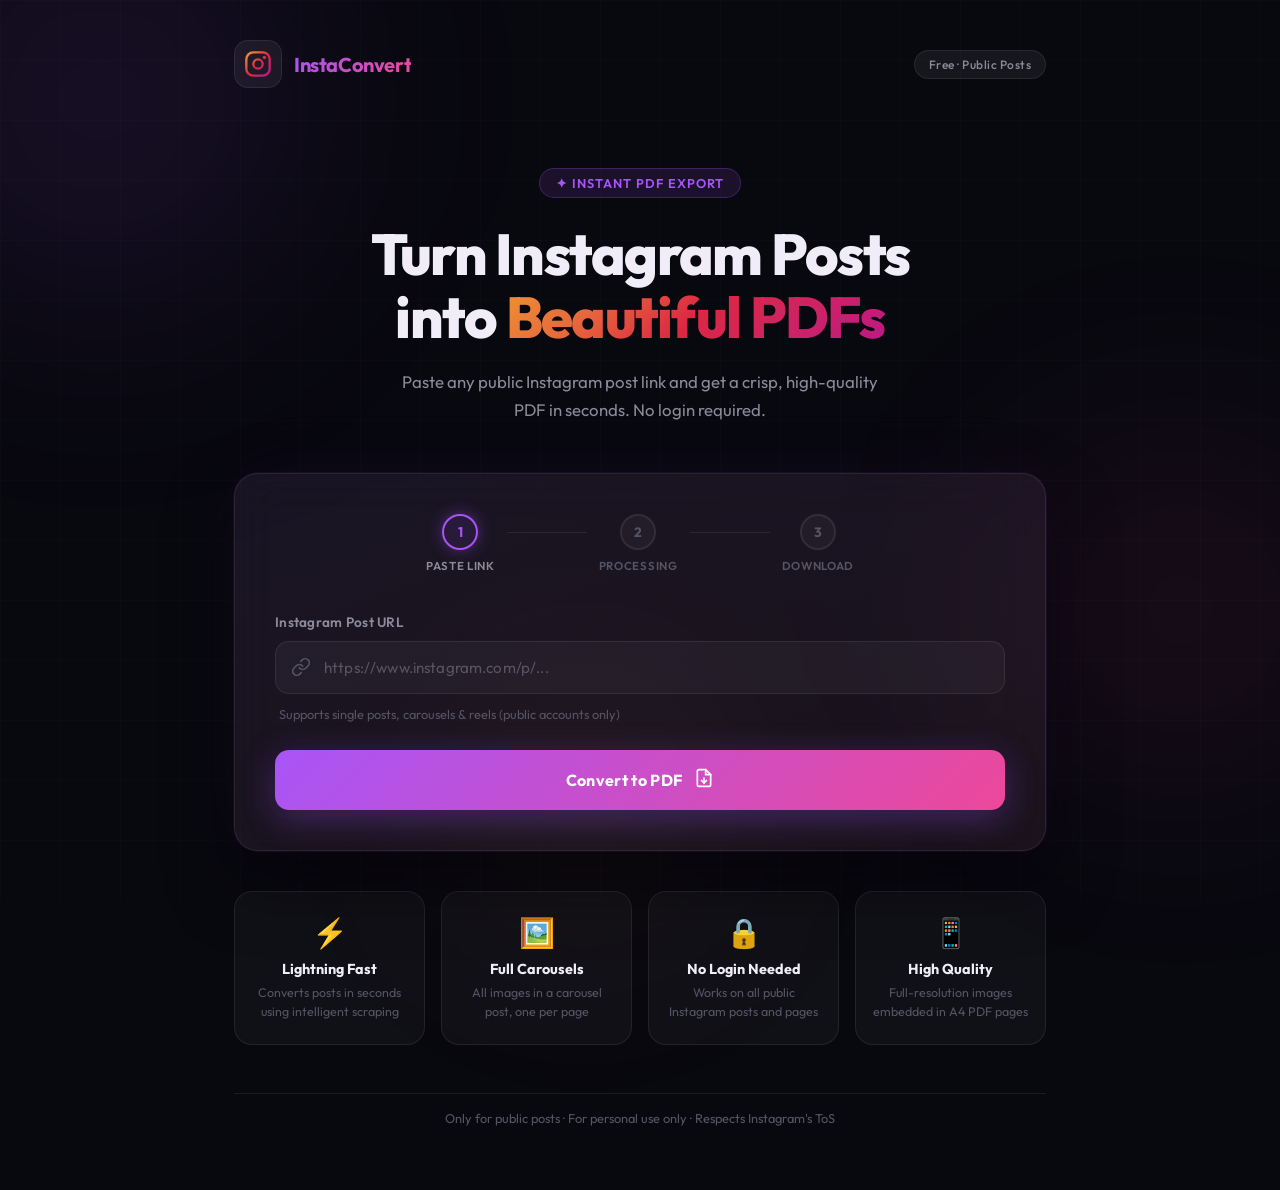
<file: templates/index.html>
<!DOCTYPE html>
<html lang="en">
<head>
  <meta charset="UTF-8" />
  <meta name="viewport" content="width=device-width, initial-scale=1.0" />
  <title>Instagram → PDF Converter</title>
  <meta name="description" content="Convert any public Instagram post to a beautifully formatted PDF with one click. Paste the post link and download your PDF instantly." />
  <link rel="preconnect" href="https://fonts.googleapis.com" />
  <link rel="preconnect" href="https://fonts.gstatic.com" crossorigin />
  <link href="https://fonts.googleapis.com/css2?family=Outfit:wght@300;400;500;600;700;800&display=swap" rel="stylesheet" />
  <link rel="stylesheet" href="/static/style.css" />
</head>
<body>

  <!-- Animated gradient orbs -->
  <div class="bg-orb orb-1"></div>
  <div class="bg-orb orb-2"></div>
  <div class="bg-orb orb-3"></div>

  <!-- Grid overlay -->
  <div class="grid-overlay"></div>

  <main class="container">

    <!-- ── Header ── -->
    <header class="header">
      <div class="logo">
        <div class="logo-icon">
          <svg viewBox="0 0 24 24" fill="none" xmlns="http://www.w3.org/2000/svg" width="28" height="28">
            <rect x="2" y="2" width="20" height="20" rx="6" stroke="url(#grad1)" stroke-width="2"/>
            <circle cx="12" cy="12" r="4" stroke="url(#grad1)" stroke-width="2"/>
            <circle cx="17.5" cy="6.5" r="1.5" fill="url(#grad1)"/>
            <defs>
              <linearGradient id="grad1" x1="2" y1="2" x2="22" y2="22" gradientUnits="userSpaceOnUse">
                <stop stop-color="#f09433"/>
                <stop offset="0.25" stop-color="#e6683c"/>
                <stop offset="0.5" stop-color="#dc2743"/>
                <stop offset="0.75" stop-color="#cc2366"/>
                <stop offset="1" stop-color="#bc1888"/>
              </linearGradient>
            </defs>
          </svg>
        </div>
        <span class="logo-text">InstaConvert</span>
      </div>
      <div class="badge">Free · Public Posts</div>
    </header>

    <!-- ── Hero ── -->
    <section class="hero">
      <div class="hero-tag">✦ Instant PDF Export</div>
      <h1 class="hero-title">
        Turn Instagram Posts<br />
        into <span class="gradient-text">Beautiful PDFs</span>
      </h1>
      <p class="hero-subtitle">
        Paste any public Instagram post link and get a crisp, high-quality PDF in seconds.
        No login required.
      </p>
    </section>

    <!-- ── Card ── -->
    <div class="card" id="converter-card">

      <!-- Step indicator -->
      <div class="steps">
        <div class="step active" id="step-1">
          <div class="step-dot"><span>1</span></div>
          <div class="step-label">Paste Link</div>
        </div>
        <div class="step-line"></div>
        <div class="step" id="step-2">
          <div class="step-dot"><span>2</span></div>
          <div class="step-label">Processing</div>
        </div>
        <div class="step-line"></div>
        <div class="step" id="step-3">
          <div class="step-dot"><span>3</span></div>
          <div class="step-label">Download</div>
        </div>
      </div>

      <!-- Input area -->
      <div class="input-section" id="input-section">
        <label class="input-label" for="post-url">Instagram Post URL</label>
        <div class="input-wrapper">
          <div class="input-icon">
            <svg width="20" height="20" viewBox="0 0 24 24" fill="none">
              <path d="M10 13a5 5 0 0 0 7.54.54l3-3a5 5 0 0 0-7.07-7.07l-1.72 1.71" stroke="currentColor" stroke-width="2" stroke-linecap="round"/>
              <path d="M14 11a5 5 0 0 0-7.54-.54l-3 3a5 5 0 0 0 7.07 7.07l1.71-1.71" stroke="currentColor" stroke-width="2" stroke-linecap="round"/>
            </svg>
          </div>
          <input
            type="url"
            id="post-url"
            name="post-url"
            class="url-input"
            placeholder="https://www.instagram.com/p/..."
            autocomplete="off"
            spellcheck="false"
          />
          <button class="clear-btn" id="clear-btn" title="Clear">
            <svg width="16" height="16" viewBox="0 0 24 24" fill="none">
              <path d="M18 6L6 18M6 6l12 12" stroke="currentColor" stroke-width="2" stroke-linecap="round"/>
            </svg>
          </button>
        </div>

        <div class="hint">
          Supports single posts, carousels &amp; reels (public accounts only)
        </div>

        <button class="convert-btn" id="convert-btn">
          <span class="btn-text">Convert to PDF</span>
          <div class="btn-icon">
            <svg width="20" height="20" viewBox="0 0 24 24" fill="none">
              <path d="M14 2H6a2 2 0 0 0-2 2v16a2 2 0 0 0 2 2h12a2 2 0 0 0 2-2V8z" stroke="currentColor" stroke-width="2" stroke-linecap="round"/>
              <polyline points="14 2 14 8 20 8" stroke="currentColor" stroke-width="2" stroke-linecap="round"/>
              <line x1="12" y1="18" x2="12" y2="12" stroke="currentColor" stroke-width="2" stroke-linecap="round"/>
              <polyline points="9 15 12 18 15 15" stroke="currentColor" stroke-width="2" stroke-linecap="round"/>
            </svg>
          </div>
          <div class="btn-shimmer"></div>
        </button>
      </div>

      <!-- Loading state -->
      <div class="loading-section hidden" id="loading-section">
        <div class="loader-ring">
          <svg class="spinner" viewBox="0 0 50 50">
            <circle class="spinner-track" cx="25" cy="25" r="20" fill="none" stroke-width="4"/>
            <circle class="spinner-head" cx="25" cy="25" r="20" fill="none" stroke-width="4"/>
          </svg>
        </div>
        <p class="loading-title">Converting your post…</p>
        <div class="loading-steps-list">
          <div class="load-step" id="ls-1">
            <span class="ls-icon">⬇</span> Fetching post images
          </div>
          <div class="load-step" id="ls-2">
            <span class="ls-icon">🖼</span> Processing images
          </div>
          <div class="load-step" id="ls-3">
            <span class="ls-icon">📄</span> Generating PDF
          </div>
        </div>
      </div>

      <!-- Success state -->
      <div class="success-section hidden" id="success-section">
        <div class="success-icon">
          <svg width="48" height="48" viewBox="0 0 24 24" fill="none">
            <circle cx="12" cy="12" r="10" stroke="url(#sg)" stroke-width="2"/>
            <polyline points="9 12 11 14 15 10" stroke="url(#sg)" stroke-width="2" stroke-linecap="round" stroke-linejoin="round"/>
            <defs>
              <linearGradient id="sg" x1="2" y1="2" x2="22" y2="22">
                <stop stop-color="#a78bfa"/>
                <stop offset="1" stop-color="#ec4899"/>
              </linearGradient>
            </defs>
          </svg>
        </div>
        <h2 class="success-title">PDF Ready!</h2>
        <p class="success-subtitle">Your Instagram post has been converted successfully.</p>
        <a class="download-btn" id="download-btn" href="#" download>
          <svg width="20" height="20" viewBox="0 0 24 24" fill="none">
            <path d="M21 15v4a2 2 0 0 1-2 2H5a2 2 0 0 1-2-2v-4" stroke="currentColor" stroke-width="2" stroke-linecap="round"/>
            <polyline points="7 10 12 15 17 10" stroke="currentColor" stroke-width="2" stroke-linecap="round"/>
            <line x1="12" y1="15" x2="12" y2="3" stroke="currentColor" stroke-width="2" stroke-linecap="round"/>
          </svg>
          Download PDF
        </a>
        <button class="reset-btn" id="reset-btn">Convert another post</button>
      </div>

      <!-- Error state -->
      <div class="error-section hidden" id="error-section">
        <div class="error-icon">⚠️</div>
        <h2 class="error-title">Conversion Failed</h2>
        <p class="error-message" id="error-message">Something went wrong.</p>
        <button class="reset-btn" id="retry-btn">Try Again</button>
      </div>

    </div>

    <!-- ── Features ── -->
    <section class="features">
      <div class="feature-card">
        <div class="feature-icon">⚡</div>
        <h3>Lightning Fast</h3>
        <p>Converts posts in seconds using intelligent scraping</p>
      </div>
      <div class="feature-card">
        <div class="feature-icon">🖼️</div>
        <h3>Full Carousels</h3>
        <p>All images in a carousel post, one per page</p>
      </div>
      <div class="feature-card">
        <div class="feature-icon">🔒</div>
        <h3>No Login Needed</h3>
        <p>Works on all public Instagram posts and pages</p>
      </div>
      <div class="feature-card">
        <div class="feature-icon">📱</div>
        <h3>High Quality</h3>
        <p>Full-resolution images embedded in A4 PDF pages</p>
      </div>
    </section>

    <footer class="footer">
      <p>Only for public posts · For personal use only · Respects Instagram's ToS</p>
    </footer>

  </main>

  <script src="/static/script.js"></script>
</body>
</html>
</file>
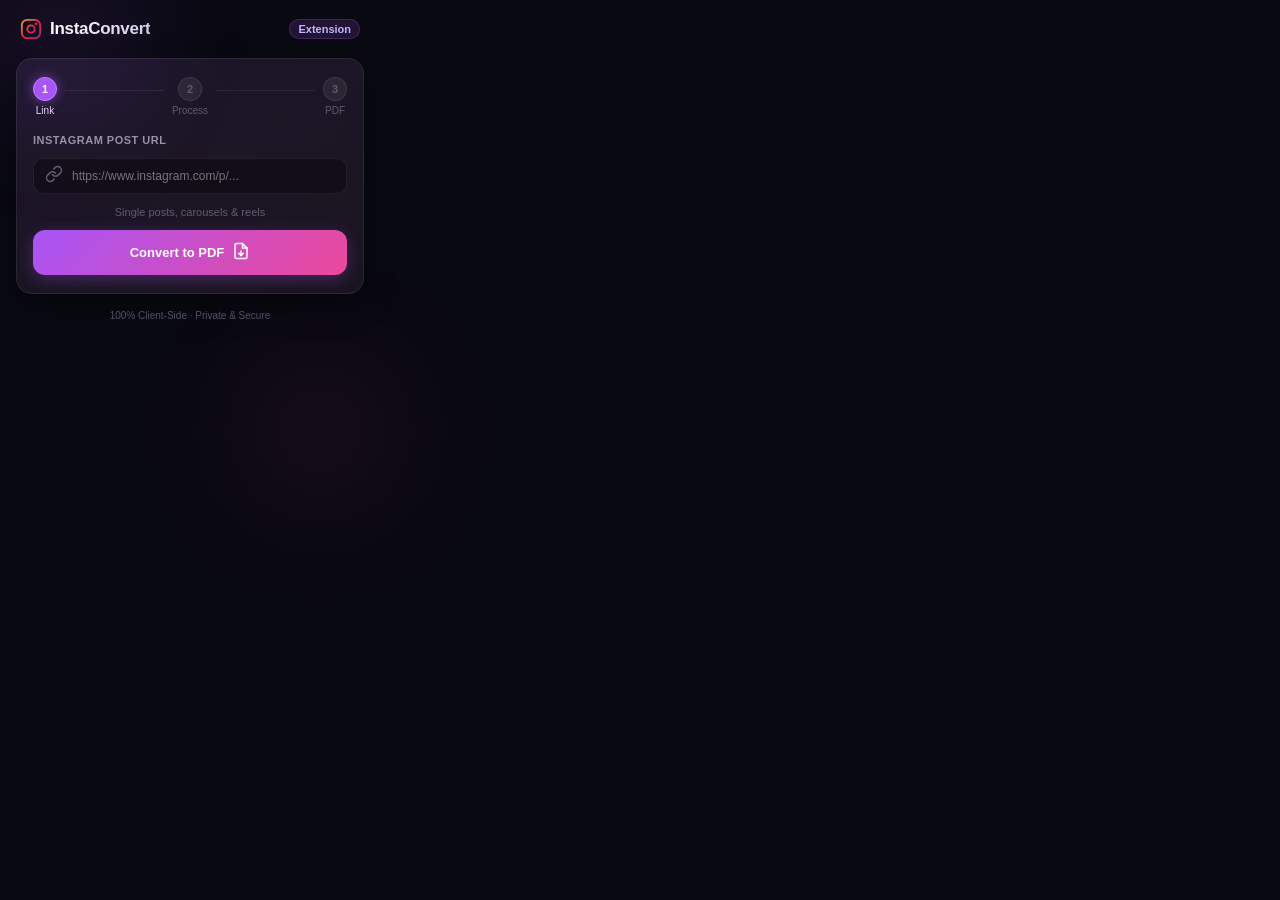
<file: extension/popup/popup.html>
<!DOCTYPE html>
<html lang="en">
<head>
  <meta charset="UTF-8" />
  <meta name="viewport" content="width=device-width, initial-scale=1.0" />
  <title>InstaConvert</title>
  <link rel="stylesheet" href="popup.css" />
</head>
<body>
  <!-- Ambient glow background -->
  <div class="bg-orb orb-1"></div>
  <div class="bg-orb orb-2"></div>

  <main class="container">
    <!-- Header -->
    <header class="header">
      <div class="logo">
        <div class="logo-icon">
          <svg viewBox="0 0 24 24" fill="none" width="22" height="22">
            <rect x="2" y="2" width="20" height="20" rx="6" stroke="url(#grad1)" stroke-width="2"/>
            <circle cx="12" cy="12" r="4" stroke="url(#grad1)" stroke-width="2"/>
            <circle cx="17.5" cy="6.5" r="1.5" fill="url(#grad1)"/>
            <defs>
              <linearGradient id="grad1" x1="2" y1="2" x2="22" y2="22" gradientUnits="userSpaceOnUse">
                <stop stop-color="#f09433"/>
                <stop offset="0.25" stop-color="#e6683c"/>
                <stop offset="0.5" stop-color="#dc2743"/>
                <stop offset="0.75" stop-color="#cc2366"/>
                <stop offset="1" stop-color="#bc1888"/>
              </linearGradient>
            </defs>
          </svg>
        </div>
        <span class="logo-text">InstaConvert</span>
      </div>
      <div class="badge" id="tab-status-badge">Extension</div>
    </header>

    <!-- Detected Tab Alert (if on Instagram post) -->
    <div class="detected-banner hidden" id="detected-banner">
      <div class="detected-info">
        <span class="detected-icon">🎯</span>
        <span class="detected-text">Active post detected!</span>
      </div>
      <button class="detected-btn" id="use-detected-btn">Use Active</button>
    </div>

    <!-- Main Card -->
    <div class="card">
      <!-- Steps -->
      <div class="steps">
        <div class="step active" id="step-1">
          <div class="step-dot"><span>1</span></div>
          <div class="step-label">Link</div>
        </div>
        <div class="step-line"></div>
        <div class="step" id="step-2">
          <div class="step-dot"><span>2</span></div>
          <div class="step-label">Process</div>
        </div>
        <div class="step-line"></div>
        <div class="step" id="step-3">
          <div class="step-dot"><span>3</span></div>
          <div class="step-label">PDF</div>
        </div>
      </div>

      <!-- Input View -->
      <div class="section-view" id="input-section">
        <label class="input-label" for="post-url">Instagram Post URL</label>
        <div class="input-wrapper">
          <div class="input-icon">
            <svg width="18" height="18" viewBox="0 0 24 24" fill="none">
              <path d="M10 13a5 5 0 0 0 7.54.54l3-3a5 5 0 0 0-7.07-7.07l-1.72 1.71" stroke="currentColor" stroke-width="2" stroke-linecap="round"/>
              <path d="M14 11a5 5 0 0 0-7.54-.54l-3 3a5 5 0 0 0 7.07 7.07l1.71-1.71" stroke="currentColor" stroke-width="2" stroke-linecap="round"/>
            </svg>
          </div>
          <input
            type="url"
            id="post-url"
            class="url-input"
            placeholder="https://www.instagram.com/p/..."
            autocomplete="off"
            spellcheck="false"
          />
          <button class="clear-btn" id="clear-btn" title="Clear">
            <svg width="14" height="14" viewBox="0 0 24 24" fill="none">
              <path d="M18 6L6 18M6 6l12 12" stroke="currentColor" stroke-width="2" stroke-linecap="round"/>
            </svg>
          </button>
        </div>

        <div class="hint">Single posts, carousels &amp; reels</div>

        <button class="convert-btn" id="convert-btn">
          <span class="btn-text">Convert to PDF</span>
          <div class="btn-icon">
            <svg width="18" height="18" viewBox="0 0 24 24" fill="none">
              <path d="M14 2H6a2 2 0 0 0-2 2v16a2 2 0 0 0 2 2h12a2 2 0 0 0 2-2V8z" stroke="currentColor" stroke-width="2" stroke-linecap="round"/>
              <polyline points="14 2 14 8 20 8" stroke="currentColor" stroke-width="2" stroke-linecap="round"/>
              <line x1="12" y1="18" x2="12" y2="12" stroke="currentColor" stroke-width="2" stroke-linecap="round"/>
              <polyline points="9 15 12 18 15 15" stroke="currentColor" stroke-width="2" stroke-linecap="round"/>
            </svg>
          </div>
          <div class="btn-shimmer"></div>
        </button>
      </div>

      <!-- Loading View -->
      <div class="section-view hidden" id="loading-section">
        <div class="spinner-box">
          <svg class="spinner" viewBox="0 0 50 50">
            <circle class="spinner-track" cx="25" cy="25" r="20" fill="none" stroke-width="4"/>
            <circle class="spinner-head" cx="25" cy="25" r="20" fill="none" stroke-width="4"/>
          </svg>
        </div>
        <p class="loading-title" id="loading-title">Converting your post…</p>
        <div class="loading-steps-list">
          <div class="load-step" id="ls-1">
            <span class="ls-icon">⬇</span> Fetching post images
          </div>
          <div class="load-step" id="ls-2">
            <span class="ls-icon">🖼</span> Processing &amp; rendering
          </div>
          <div class="load-step" id="ls-3">
            <span class="ls-icon">📄</span> Generating PDF
          </div>
        </div>
      </div>

      <!-- Success View -->
      <div class="section-view hidden" id="success-section">
        <div class="success-icon">
          <svg width="44" height="44" viewBox="0 0 24 24" fill="none">
            <circle cx="12" cy="12" r="10" stroke="url(#sg)" stroke-width="2"/>
            <polyline points="9 12 11 14 15 10" stroke="url(#sg)" stroke-width="2" stroke-linecap="round" stroke-linejoin="round"/>
            <defs>
              <linearGradient id="sg" x1="2" y1="2" x2="22" y2="22">
                <stop stop-color="#a78bfa"/>
                <stop offset="1" stop-color="#ec4899"/>
              </linearGradient>
            </defs>
          </svg>
        </div>
        <h2 class="success-title">PDF Ready!</h2>
        <p class="success-subtitle" id="success-desc">Converted successfully.</p>
        <button class="download-btn" id="download-btn">
          <svg width="18" height="18" viewBox="0 0 24 24" fill="none">
            <path d="M21 15v4a2 2 0 0 1-2 2H5a2 2 0 0 1-2-2v-4" stroke="currentColor" stroke-width="2" stroke-linecap="round"/>
            <polyline points="7 10 12 15 17 10" stroke="currentColor" stroke-width="2" stroke-linecap="round"/>
            <line x1="12" y1="15" x2="12" y2="3" stroke="currentColor" stroke-width="2" stroke-linecap="round"/>
          </svg>
          Save to Downloads
        </button>
        <button class="reset-btn" id="reset-btn">Convert Another</button>
      </div>

      <!-- Error View -->
      <div class="section-view hidden" id="error-section">
        <div class="error-icon">⚠️</div>
        <h2 class="error-title">Conversion Failed</h2>
        <p class="error-message" id="error-message">Something went wrong.</p>
        <button class="reset-btn" id="retry-btn">Try Again</button>
      </div>
    </div>

    <!-- Footer -->
    <footer class="footer">
      <span>100% Client-Side · Private &amp; Secure</span>
    </footer>
  </main>

  <script src="../lib/jspdf.umd.min.js"></script>
  <script type="module" src="popup.js"></script>
</body>
</html>
</file>
<file: static/style.css>
/* ─────────────────────────────────────────────────────────────
   Instagram → PDF Converter — Premium Dark UI
   ───────────────────────────────────────────────────────────── */

/* ── Reset & Root ── */
*, *::before, *::after { box-sizing: border-box; margin: 0; padding: 0; }

:root {
  --bg:          #08080f;
  --surface:     rgba(255,255,255,0.035);
  --surface-2:   rgba(255,255,255,0.06);
  --border:      rgba(255,255,255,0.08);
  --border-glow: rgba(168,85,247,0.4);
  --text:        #f0edf8;
  --text-muted:  #8b8a9a;
  --text-dim:    #555465;

  --purple:  #a855f7;
  --pink:    #ec4899;
  --orange:  #f59e0b;
  --ig-grad: linear-gradient(135deg, #f09433, #e6683c, #dc2743, #cc2366, #bc1888);

  --accent-grad: linear-gradient(135deg, #a855f7, #ec4899);
  --card-grad:   linear-gradient(160deg, rgba(168,85,247,0.06), rgba(236,72,153,0.04));

  --radius-card: 24px;
  --radius-btn:  14px;
  --radius-input: 14px;

  --transition: 0.25s cubic-bezier(0.4, 0, 0.2, 1);
  --spring: 0.4s cubic-bezier(0.34, 1.56, 0.64, 1);
}

/* ── Body ── */
body {
  font-family: 'Outfit', sans-serif;
  background: var(--bg);
  color: var(--text);
  min-height: 100vh;
  overflow-x: hidden;
  position: relative;
}

/* ── Background Orbs ── */
.bg-orb {
  position: fixed;
  border-radius: 50%;
  filter: blur(100px);
  pointer-events: none;
  z-index: 0;
  animation: float 8s ease-in-out infinite;
}
.orb-1 {
  width: 600px; height: 600px;
  top: -200px; left: -200px;
  background: radial-gradient(circle, rgba(168,85,247,0.15), transparent 70%);
  animation-delay: 0s;
}
.orb-2 {
  width: 500px; height: 500px;
  top: 40%; right: -150px;
  background: radial-gradient(circle, rgba(236,72,153,0.12), transparent 70%);
  animation-delay: -3s;
}
.orb-3 {
  width: 400px; height: 400px;
  bottom: -100px; left: 30%;
  background: radial-gradient(circle, rgba(240,148,51,0.08), transparent 70%);
  animation-delay: -6s;
}
@keyframes float {
  0%, 100% { transform: translateY(0px) scale(1); }
  50%       { transform: translateY(-30px) scale(1.05); }
}

/* ── Grid Overlay ── */
.grid-overlay {
  position: fixed;
  inset: 0;
  background-image:
    linear-gradient(rgba(255,255,255,0.015) 1px, transparent 1px),
    linear-gradient(90deg, rgba(255,255,255,0.015) 1px, transparent 1px);
  background-size: 60px 60px;
  pointer-events: none;
  z-index: 0;
}

/* ── Container ── */
.container {
  position: relative;
  z-index: 1;
  max-width: 860px;
  margin: 0 auto;
  padding: 2rem 1.5rem 4rem;
}

/* ── Header ── */
.header {
  display: flex;
  align-items: center;
  justify-content: space-between;
  margin-bottom: 5rem;
  padding-top: 0.5rem;
}
.logo {
  display: flex;
  align-items: center;
  gap: 12px;
}
.logo-icon {
  display: flex;
  align-items: center;
  justify-content: center;
  width: 48px; height: 48px;
  background: var(--surface-2);
  border: 1px solid var(--border);
  border-radius: 14px;
  backdrop-filter: blur(12px);
  transition: var(--transition);
}
.logo-icon:hover { border-color: rgba(168,85,247,0.5); }
.logo-text {
  font-size: 1.25rem;
  font-weight: 700;
  background: var(--accent-grad);
  -webkit-background-clip: text;
  -webkit-text-fill-color: transparent;
  background-clip: text;
  letter-spacing: -0.02em;
}
.badge {
  font-size: 0.75rem;
  font-weight: 500;
  color: var(--text-muted);
  background: var(--surface-2);
  border: 1px solid var(--border);
  border-radius: 999px;
  padding: 6px 14px;
  letter-spacing: 0.04em;
}

/* ── Hero ── */
.hero { text-align: center; margin-bottom: 3rem; }
.hero-tag {
  display: inline-block;
  font-size: 0.8rem;
  font-weight: 600;
  letter-spacing: 0.08em;
  text-transform: uppercase;
  color: var(--purple);
  background: rgba(168,85,247,0.12);
  border: 1px solid rgba(168,85,247,0.25);
  border-radius: 999px;
  padding: 6px 16px;
  margin-bottom: 1.5rem;
}
.hero-title {
  font-size: clamp(2.2rem, 6vw, 3.6rem);
  font-weight: 800;
  line-height: 1.1;
  letter-spacing: -0.03em;
  margin-bottom: 1.2rem;
  color: var(--text);
}
.gradient-text {
  background: var(--ig-grad);
  -webkit-background-clip: text;
  -webkit-text-fill-color: transparent;
  background-clip: text;
}
.hero-subtitle {
  font-size: 1.05rem;
  color: var(--text-muted);
  max-width: 480px;
  margin: 0 auto;
  line-height: 1.7;
}

/* ── Card ── */
.card {
  background: var(--card-grad), var(--surface);
  border: 1px solid var(--border);
  border-radius: var(--radius-card);
  padding: 2.5rem;
  backdrop-filter: blur(24px);
  -webkit-backdrop-filter: blur(24px);
  box-shadow:
    0 0 0 1px rgba(168,85,247,0.08),
    0 32px 64px rgba(0,0,0,0.5),
    0 0 80px rgba(168,85,247,0.06);
  margin-bottom: 2.5rem;
  transition: box-shadow var(--transition);
}
.card:hover {
  box-shadow:
    0 0 0 1px rgba(168,85,247,0.15),
    0 32px 64px rgba(0,0,0,0.6),
    0 0 120px rgba(168,85,247,0.1);
}

/* ── Steps ── */
.steps {
  display: flex;
  align-items: center;
  justify-content: center;
  gap: 0;
  margin-bottom: 2.5rem;
}
.step {
  display: flex;
  flex-direction: column;
  align-items: center;
  gap: 8px;
}
.step-dot {
  width: 36px; height: 36px;
  border-radius: 50%;
  border: 2px solid var(--border);
  display: flex; align-items: center; justify-content: center;
  font-size: 0.85rem;
  font-weight: 700;
  color: var(--text-dim);
  transition: all var(--transition);
  background: var(--surface);
}
.step.active .step-dot {
  border-color: var(--purple);
  color: var(--purple);
  box-shadow: 0 0 16px rgba(168,85,247,0.4);
  background: rgba(168,85,247,0.1);
}
.step.done .step-dot {
  border-color: var(--pink);
  background: var(--accent-grad);
  color: #fff;
  box-shadow: 0 0 16px rgba(236,72,153,0.4);
}
.step-label {
  font-size: 0.72rem;
  font-weight: 600;
  letter-spacing: 0.06em;
  text-transform: uppercase;
  color: var(--text-dim);
  transition: color var(--transition);
}
.step.active .step-label { color: var(--text-muted); }
.step.done .step-label   { color: var(--text-muted); }
.step-line {
  flex: 1;
  height: 1px;
  background: linear-gradient(90deg, var(--border), var(--border));
  margin: 0 12px;
  margin-bottom: 22px;
  max-width: 80px;
}

/* ── Input Section ── */
.input-section { display: flex; flex-direction: column; gap: 0; }
.input-label {
  font-size: 0.85rem;
  font-weight: 600;
  color: var(--text-muted);
  margin-bottom: 0.6rem;
  letter-spacing: 0.02em;
}
.input-wrapper {
  position: relative;
  display: flex;
  align-items: center;
  margin-bottom: 0.75rem;
}
.input-icon {
  position: absolute;
  left: 16px;
  color: var(--text-dim);
  display: flex;
  align-items: center;
  pointer-events: none;
  transition: color var(--transition);
}
.url-input {
  width: 100%;
  background: rgba(255,255,255,0.04);
  border: 1.5px solid var(--border);
  border-radius: var(--radius-input);
  padding: 16px 48px 16px 48px;
  font-family: 'Outfit', monospace;
  font-size: 0.95rem;
  color: var(--text);
  outline: none;
  transition: all var(--transition);
  letter-spacing: 0.01em;
}
.url-input::placeholder { color: var(--text-dim); }
.url-input:focus {
  border-color: var(--purple);
  background: rgba(168,85,247,0.05);
  box-shadow: 0 0 0 3px rgba(168,85,247,0.15), 0 0 24px rgba(168,85,247,0.08);
}
.url-input:focus ~ .input-icon,
.input-wrapper:focus-within .input-icon { color: var(--purple); }

.clear-btn {
  position: absolute;
  right: 14px;
  background: none;
  border: none;
  cursor: pointer;
  color: var(--text-dim);
  display: flex; align-items: center;
  padding: 4px;
  border-radius: 6px;
  transition: all var(--transition);
  opacity: 0;
  pointer-events: none;
}
.clear-btn.visible { opacity: 1; pointer-events: all; }
.clear-btn:hover { color: var(--text); background: var(--surface-2); }

.hint {
  font-size: 0.8rem;
  color: var(--text-dim);
  margin-bottom: 1.75rem;
  padding-left: 4px;
}

/* ── Convert Button ── */
.convert-btn {
  position: relative;
  display: flex;
  align-items: center;
  justify-content: center;
  gap: 12px;
  width: 100%;
  padding: 18px 32px;
  background: var(--accent-grad);
  border: none;
  border-radius: var(--radius-btn);
  color: #fff;
  font-family: 'Outfit', sans-serif;
  font-size: 1rem;
  font-weight: 700;
  letter-spacing: 0.02em;
  cursor: pointer;
  overflow: hidden;
  transition: all var(--transition);
  box-shadow: 0 8px 32px rgba(168,85,247,0.35), 0 2px 8px rgba(0,0,0,0.4);
}
.convert-btn:hover {
  transform: translateY(-2px);
  box-shadow: 0 16px 48px rgba(168,85,247,0.5), 0 4px 12px rgba(0,0,0,0.5);
}
.convert-btn:active { transform: translateY(0); }
.convert-btn:disabled {
  opacity: 0.5;
  cursor: not-allowed;
  transform: none;
}

.btn-shimmer {
  position: absolute;
  inset: 0;
  background: linear-gradient(105deg, transparent 40%, rgba(255,255,255,0.15) 50%, transparent 60%);
  transform: translateX(-100%);
  animation: shimmer 2.5s ease-in-out infinite;
}
@keyframes shimmer {
  0%   { transform: translateX(-100%); }
  100% { transform: translateX(200%); }
}

/* ── Loading Section ── */
.loading-section {
  display: flex;
  flex-direction: column;
  align-items: center;
  gap: 1.5rem;
  padding: 1.5rem 0;
}
.loader-ring {
  position: relative;
  width: 80px; height: 80px;
}
.spinner {
  width: 80px; height: 80px;
  animation: rotate 1.5s linear infinite;
}
@keyframes rotate { to { transform: rotate(360deg); } }
.spinner-track {
  stroke: rgba(255,255,255,0.08);
  stroke-dasharray: 125;
}
.spinner-head {
  stroke: url(#spinnerGrad);
  stroke-dasharray: 125;
  stroke-dashoffset: 94;
  stroke-linecap: round;
}

/* Inject SVG gradient for spinner */
.loading-section::before {
  content: '';
  display: block;
  position: absolute;
  width: 0; height: 0;
}

.loading-title {
  font-size: 1.1rem;
  font-weight: 600;
  color: var(--text);
}
.loading-steps-list {
  display: flex;
  flex-direction: column;
  gap: 10px;
  width: 100%;
  max-width: 280px;
}
.load-step {
  display: flex;
  align-items: center;
  gap: 10px;
  font-size: 0.9rem;
  color: var(--text-dim);
  padding: 10px 14px;
  border-radius: 10px;
  border: 1px solid transparent;
  transition: all 0.4s ease;
}
.load-step.active {
  color: var(--text);
  background: rgba(168,85,247,0.08);
  border-color: rgba(168,85,247,0.25);
}
.load-step.done {
  color: var(--text-muted);
  background: rgba(236,72,153,0.05);
  border-color: rgba(236,72,153,0.15);
}
.ls-icon { font-size: 1rem; min-width: 20px; }

/* ── Success Section ── */
.success-section {
  display: flex;
  flex-direction: column;
  align-items: center;
  gap: 1.2rem;
  padding: 1rem 0;
  text-align: center;
  animation: fadeInUp 0.5s var(--spring);
}
@keyframes fadeInUp {
  from { opacity: 0; transform: translateY(20px); }
  to   { opacity: 1; transform: translateY(0); }
}
.success-icon {
  width: 80px; height: 80px;
  display: flex; align-items: center; justify-content: center;
  background: rgba(168,85,247,0.1);
  border: 1px solid rgba(168,85,247,0.3);
  border-radius: 50%;
  animation: popIn 0.5s var(--spring);
}
@keyframes popIn {
  0%   { transform: scale(0); }
  100% { transform: scale(1); }
}
.success-title {
  font-size: 1.6rem;
  font-weight: 800;
  background: var(--accent-grad);
  -webkit-background-clip: text;
  -webkit-text-fill-color: transparent;
  background-clip: text;
}
.success-subtitle { font-size: 0.95rem; color: var(--text-muted); }

.download-btn {
  display: flex;
  align-items: center;
  gap: 10px;
  padding: 16px 36px;
  background: var(--ig-grad);
  border-radius: var(--radius-btn);
  color: #fff;
  font-family: 'Outfit', sans-serif;
  font-size: 1rem;
  font-weight: 700;
  text-decoration: none;
  transition: all var(--transition);
  box-shadow: 0 8px 32px rgba(240,148,51,0.3);
  margin-top: 0.5rem;
}
.download-btn:hover {
  transform: translateY(-2px);
  box-shadow: 0 16px 48px rgba(240,148,51,0.5);
}

.reset-btn {
  background: none;
  border: 1px solid var(--border);
  border-radius: var(--radius-btn);
  color: var(--text-muted);
  font-family: 'Outfit', sans-serif;
  font-size: 0.9rem;
  font-weight: 500;
  padding: 12px 24px;
  cursor: pointer;
  transition: all var(--transition);
}
.reset-btn:hover {
  border-color: rgba(168,85,247,0.4);
  color: var(--text);
  background: rgba(168,85,247,0.07);
}

/* ── Error Section ── */
.error-section {
  display: flex;
  flex-direction: column;
  align-items: center;
  gap: 1rem;
  padding: 1rem 0;
  text-align: center;
  animation: fadeInUp 0.5s var(--spring);
}
.error-icon { font-size: 3rem; }
.error-title { font-size: 1.4rem; font-weight: 700; color: #f87171; }
.error-message {
  font-size: 0.95rem;
  color: var(--text-muted);
  max-width: 400px;
  line-height: 1.6;
  background: rgba(248,113,113,0.06);
  border: 1px solid rgba(248,113,113,0.15);
  border-radius: 12px;
  padding: 14px 18px;
}

/* ── Features Grid ── */
.features {
  display: grid;
  grid-template-columns: repeat(2, 1fr);
  gap: 1rem;
  margin-bottom: 3rem;
}
@media (min-width: 600px) {
  .features { grid-template-columns: repeat(4, 1fr); }
}
.feature-card {
  background: var(--surface);
  border: 1px solid var(--border);
  border-radius: 18px;
  padding: 1.4rem 1rem;
  text-align: center;
  transition: all var(--transition);
}
.feature-card:hover {
  border-color: rgba(168,85,247,0.3);
  background: rgba(168,85,247,0.05);
  transform: translateY(-3px);
}
.feature-icon { font-size: 1.8rem; margin-bottom: 0.6rem; }
.feature-card h3 {
  font-size: 0.9rem;
  font-weight: 700;
  color: var(--text);
  margin-bottom: 0.4rem;
}
.feature-card p { font-size: 0.78rem; color: var(--text-dim); line-height: 1.5; }

/* ── Footer ── */
.footer {
  text-align: center;
  font-size: 0.8rem;
  color: var(--text-dim);
  padding-top: 1rem;
  border-top: 1px solid var(--border);
}

/* ── Utility ── */
.hidden { display: none !important; }

/* ── Responsive ── */
@media (max-width: 520px) {
  .card { padding: 1.75rem 1.25rem; }
  .hero-title { font-size: 2rem; }
  .header { margin-bottom: 3rem; }
  .badge { display: none; }
}
</file>
<file: extension/popup/popup.css>
/* ── Popup Base & Reset ── */
*, *::before, *::after {
  box-sizing: border-box;
  margin: 0;
  padding: 0;
}

:root {
  --bg: #090912;
  --surface: rgba(255, 255, 255, 0.04);
  --surface-2: rgba(255, 255, 255, 0.07);
  --border: rgba(255, 255, 255, 0.08);
  --border-focus: rgba(168, 85, 247, 0.5);
  --text: #f3f0fa;
  --text-muted: #9594a8;
  --text-dim: #5d5c6f;

  --accent-grad: linear-gradient(135deg, #f09433 0%, #e6683c 25%, #dc2743 50%, #cc2366 75%, #bc1888 100%);
  --btn-grad: linear-gradient(135deg, #a855f7 0%, #ec4899 100%);
  --card-grad: linear-gradient(160deg, rgba(168, 85, 247, 0.07), rgba(236, 72, 153, 0.04));

  --radius-card: 16px;
  --radius-btn: 12px;
  --radius-input: 10px;
}

body {
  width: 380px;
  min-height: 480px;
  margin: 0;
  padding: 16px;
  font-family: -apple-system, BlinkMacSystemFont, 'Segoe UI', Roboto, 'Helvetica Neue', Arial, sans-serif;
  background-color: var(--bg);
  color: var(--text);
  overflow-x: hidden;
  position: relative;
  -webkit-font-smoothing: antialiased;
}

/* Background Ambient Orbs */
.bg-orb {
  position: absolute;
  border-radius: 50%;
  filter: blur(60px);
  pointer-events: none;
  z-index: 0;
}
.orb-1 {
  width: 200px;
  height: 200px;
  top: -60px;
  left: -40px;
  background: radial-gradient(circle, rgba(168, 85, 247, 0.22), transparent 70%);
}
.orb-2 {
  width: 180px;
  height: 180px;
  bottom: -40px;
  right: -30px;
  background: radial-gradient(circle, rgba(236, 72, 153, 0.18), transparent 70%);
}

.container {
  position: relative;
  z-index: 1;
  display: flex;
  flex-direction: column;
  gap: 12px;
}

/* Header */
.header {
  display: flex;
  align-items: center;
  justify-content: space-between;
  padding: 2px 4px 6px;
}
.logo {
  display: flex;
  align-items: center;
  gap: 8px;
}
.logo-icon {
  display: flex;
  align-items: center;
  justify-content: center;
}
.logo-text {
  font-weight: 700;
  font-size: 17px;
  letter-spacing: -0.3px;
  background: linear-gradient(135deg, #ffffff, #cfc6ea);
  -webkit-background-clip: text;
  -webkit-text-fill-color: transparent;
}
.badge {
  font-size: 11px;
  font-weight: 600;
  color: #c4b5fd;
  background: rgba(168, 85, 247, 0.15);
  border: 1px solid rgba(168, 85, 247, 0.25);
  padding: 3px 8px;
  border-radius: 20px;
}

/* Detected Post Banner */
.detected-banner {
  display: flex;
  align-items: center;
  justify-content: space-between;
  background: rgba(168, 85, 247, 0.1);
  border: 1px solid rgba(168, 85, 247, 0.3);
  padding: 8px 12px;
  border-radius: 10px;
  animation: fadeIn 0.3s ease;
}
.detected-info {
  display: flex;
  align-items: center;
  gap: 6px;
  font-size: 12px;
  font-weight: 500;
  color: #e9d5ff;
}
.detected-btn {
  background: var(--btn-grad);
  border: none;
  color: #fff;
  font-size: 11px;
  font-weight: 600;
  padding: 4px 10px;
  border-radius: 6px;
  cursor: pointer;
  transition: opacity 0.2s;
}
.detected-btn:hover {
  opacity: 0.9;
}

/* Main Card */
.card {
  background: var(--surface);
  border: 1px solid var(--border);
  border-radius: var(--radius-card);
  padding: 18px 16px;
  backdrop-filter: blur(12px);
  background-image: var(--card-grad);
  box-shadow: 0 12px 30px rgba(0, 0, 0, 0.4);
}

/* Step Bar */
.steps {
  display: flex;
  align-items: center;
  justify-content: center;
  margin-bottom: 18px;
}
.step {
  display: flex;
  flex-direction: column;
  align-items: center;
  gap: 4px;
}
.step-dot {
  width: 24px;
  height: 24px;
  border-radius: 50%;
  background: var(--surface-2);
  border: 1px solid var(--border);
  display: flex;
  align-items: center;
  justify-content: center;
  font-size: 11px;
  font-weight: 600;
  color: var(--text-dim);
  transition: all 0.25s ease;
}
.step-label {
  font-size: 10px;
  color: var(--text-dim);
  font-weight: 500;
  transition: color 0.25s ease;
}
.step-line {
  flex: 1;
  height: 1px;
  background: var(--border);
  margin: 0 8px 12px;
  transition: background 0.25s ease;
}
.step.active .step-dot {
  background: #a855f7;
  border-color: #c084fc;
  color: #fff;
  box-shadow: 0 0 12px rgba(168, 85, 247, 0.6);
}
.step.active .step-label {
  color: #e9d5ff;
}
.step.done .step-dot {
  background: #10b981;
  border-color: #34d399;
  color: #fff;
}
.step.done .step-label {
  color: #6ee7b7;
}

/* Section Views */
.section-view {
  display: flex;
  flex-direction: column;
  gap: 12px;
}
.hidden {
  display: none !important;
}

.input-label {
  font-size: 11px;
  font-weight: 600;
  text-transform: uppercase;
  letter-spacing: 0.5px;
  color: var(--text-muted);
}
.input-wrapper {
  position: relative;
  display: flex;
  align-items: center;
}
.input-icon {
  position: absolute;
  left: 12px;
  color: var(--text-dim);
  pointer-events: none;
}
.url-input {
  width: 100%;
  padding: 10px 34px 10px 38px;
  background: rgba(0, 0, 0, 0.35);
  border: 1px solid var(--border);
  border-radius: var(--radius-input);
  color: var(--text);
  font-size: 12px;
  outline: none;
  transition: border-color 0.2s, box-shadow 0.2s;
}
.url-input:focus {
  border-color: var(--border-focus);
  box-shadow: 0 0 0 3px rgba(168, 85, 247, 0.15);
}
.clear-btn {
  position: absolute;
  right: 10px;
  background: none;
  border: none;
  color: var(--text-dim);
  cursor: pointer;
  display: none;
  padding: 2px;
}
.clear-btn.visible {
  display: block;
}
.clear-btn:hover {
  color: var(--text);
}
.hint {
  font-size: 11px;
  color: var(--text-dim);
  text-align: center;
}

/* Action Buttons */
.convert-btn, .download-btn {
  position: relative;
  display: flex;
  align-items: center;
  justify-content: center;
  gap: 8px;
  width: 100%;
  padding: 12px;
  background: var(--btn-grad);
  border: none;
  border-radius: var(--radius-btn);
  color: #fff;
  font-size: 13px;
  font-weight: 600;
  cursor: pointer;
  overflow: hidden;
  box-shadow: 0 4px 16px rgba(168, 85, 247, 0.3);
  transition: transform 0.15s, box-shadow 0.15s;
}
.convert-btn:hover, .download-btn:hover {
  transform: translateY(-1px);
  box-shadow: 0 6px 20px rgba(168, 85, 247, 0.45);
}
.convert-btn:active, .download-btn:active {
  transform: translateY(0);
}
.btn-shimmer {
  position: absolute;
  top: 0; left: -100%;
  width: 50%; height: 100%;
  background: linear-gradient(90deg, transparent, rgba(255,255,255,0.2), transparent);
  transform: skewX(-20deg);
  animation: shimmer 3s infinite;
}

/* Loading View */
.spinner-box {
  display: flex;
  justify-content: center;
  margin: 6px 0;
}
.spinner {
  width: 44px;
  height: 44px;
  animation: rotate 1.6s linear infinite;
}
.spinner-track {
  stroke: rgba(255, 255, 255, 0.08);
}
.spinner-head {
  stroke: #ec4899;
  stroke-linecap: round;
  stroke-dasharray: 80, 200;
  stroke-dashoffset: 0;
  animation: dash 1.4s ease-in-out infinite;
}
.loading-title {
  text-align: center;
  font-size: 13px;
  font-weight: 600;
  color: var(--text);
}
.loading-steps-list {
  display: flex;
  flex-direction: column;
  gap: 8px;
  background: rgba(0, 0, 0, 0.25);
  border-radius: 10px;
  padding: 10px 12px;
}
.load-step {
  font-size: 11px;
  color: var(--text-dim);
  display: flex;
  align-items: center;
  gap: 8px;
  transition: color 0.2s;
}
.load-step.active {
  color: #e9d5ff;
  font-weight: 600;
}
.load-step.done {
  color: #34d399;
}

/* Success View */
.success-icon {
  display: flex;
  justify-content: center;
  margin-top: 4px;
}
.success-title {
  font-size: 16px;
  font-weight: 700;
  text-align: center;
  color: #fff;
}
.success-subtitle {
  font-size: 12px;
  color: var(--text-muted);
  text-align: center;
  margin-bottom: 4px;
}
.reset-btn {
  background: rgba(255, 255, 255, 0.06);
  border: 1px solid var(--border);
  border-radius: var(--radius-btn);
  color: var(--text-muted);
  padding: 8px;
  font-size: 12px;
  font-weight: 500;
  cursor: pointer;
  transition: background 0.2s, color 0.2s;
}
.reset-btn:hover {
  background: rgba(255, 255, 255, 0.1);
  color: var(--text);
}

/* Error View */
.error-icon {
  font-size: 32px;
  text-align: center;
}
.error-title {
  font-size: 15px;
  font-weight: 700;
  color: #f87171;
  text-align: center;
}
.error-message {
  font-size: 12px;
  color: var(--text-muted);
  text-align: center;
  line-height: 1.4;
  margin-bottom: 4px;
}

/* Footer */
.footer {
  text-align: center;
  font-size: 10px;
  color: var(--text-dim);
  padding: 4px 0;
}

/* Keyframes */
@keyframes rotate {
  100% { transform: rotate(360deg); }
}
@keyframes dash {
  0% { stroke-dasharray: 1, 200; stroke-dashoffset: 0; }
  50% { stroke-dasharray: 89, 200; stroke-dashoffset: -35px; }
  100% { stroke-dasharray: 89, 200; stroke-dashoffset: -124px; }
}
@keyframes shimmer {
  0% { left: -100%; }
  60%, 100% { left: 200%; }
}
@keyframes fadeIn {
  from { opacity: 0; transform: translateY(-4px); }
  to { opacity: 1; transform: translateY(0); }
}
</file>
